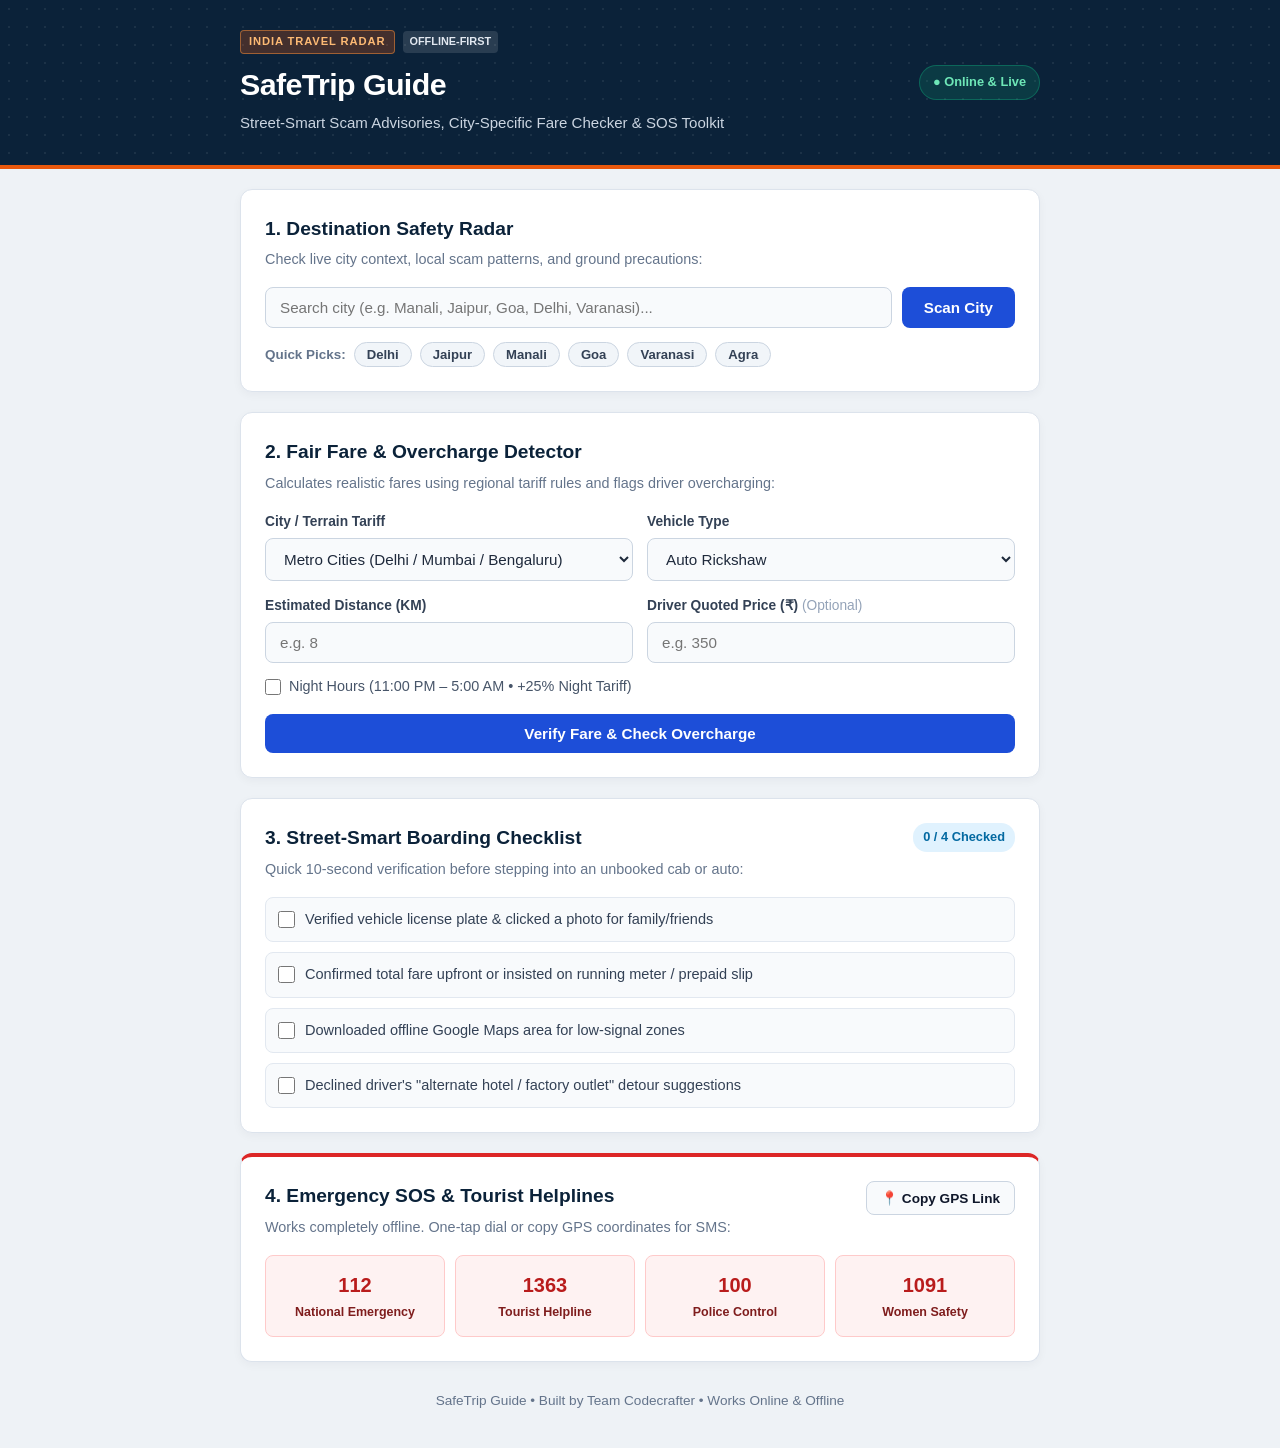
<file: index.html>
<!DOCTYPE html>
<html lang="en">

<head>
    <meta charset="UTF-8">
    <meta name="viewport" content="width=device-width, initial-scale=1.0">
    <title>SafeTrip Guide — Street-Smart Tourist Safety & Fare Radar</title>
    <link rel="stylesheet" href="style.css">
</head>

<body>

    <header class="header">
        <div class="container header-flex">
            <div>
                <div class="brand-row">
                    <span class="brand-badge">INDIA TRAVEL RADAR</span>
                    <span class="version-tag">OFFLINE-FIRST</span>
                </div>
                <h1>SafeTrip Guide</h1>
                <p>Street-Smart Scam Advisories, City-Specific Fare Checker & SOS Toolkit</p>
            </div>
            <div id="network-status" class="status-pill online">● Online & Live</div>
        </div>
    </header>

    <main class="container">
        <!-- 1. Destination Safety Radar -->
        <section class="card">
            <div class="card-top">
                <div>
                    <h2>1. Destination Safety Radar</h2>
                    <p class="subtitle">Check live city context, local scam patterns, and ground precautions:</p>
                </div>
            </div>

            <div class="input-group">
                <input type="text" id="city-input" placeholder="Search city (e.g. Manali, Jaipur, Goa, Delhi, Varanasi)..." autocomplete="off">
                <button id="search-btn">Scan City</button>
            </div>

            <div class="quick-chips">
                <span>Quick Picks:</span>
                <button type="button" class="chip" data-city="Delhi">Delhi</button>
                <button type="button" class="chip" data-city="Jaipur">Jaipur</button>
                <button type="button" class="chip" data-city="Manali">Manali</button>
                <button type="button" class="chip" data-city="Goa">Goa</button>
                <button type="button" class="chip" data-city="Varanasi">Varanasi</button>
                <button type="button" class="chip" data-city="Agra">Agra</button>
            </div>

            <!-- Search Result Drawer -->
            <div id="result-card" class="result-panel hidden">
                <div class="result-header">
                    <div>
                        <h3 id="city-name"></h3>
                        <div class="meta-tags">
                            <span id="region-rate-tag" class="info-pill">Standard Metro Tariff</span>
                            <span id="cache-tag" class="cache-pill hidden">⚡ Loaded from Offline Cache</span>
                        </div>
                    </div>
                    <div class="safety-meter-box">
                        <span class="meter-label">Tourist Vigilance</span>
                        <span id="risk-badge" class="risk-pill">Moderate</span>
                    </div>
                </div>

                <p id="city-desc" class="wiki-summary"></p>

                <div class="advisory-box">
                    <h4>⚠️ Ground-Level Scam & Safety Advisories</h4>
                    <ul id="alerts-list"></ul>
                </div>

                <div class="tip-strip" id="local-tip"></div>
            </div>
        </section>

        <!-- 2. Fair Fare & Overcharge Detector -->
        <section class="card">
            <h2>2. Fair Fare & Overcharge Detector</h2>
            <p class="subtitle">Calculates realistic fares using regional tariff rules and flags driver overcharging:</p>

            <div class="calculator-grid">
                <div class="input-field">
                    <label for="fare-city-select">City / Terrain Tariff</label>
                    <select id="fare-city-select">
                        <option value="metro">Metro Cities (Delhi / Mumbai / Bengaluru)</option>
                        <option value="hills">Hill Stations (Manali / Shimla / Rishikesh)</option>
                        <option value="goa">Coastal / Goa (High Base Tourist Tariff)</option>
                        <option value="tier2">Tier-2 Heritage Cities (Jaipur / Agra / Varanasi)</option>
                    </select>
                </div>

                <div class="input-field">
                    <label for="vehicle-select">Vehicle Type</label>
                    <select id="vehicle-select">
                        <option value="auto">Auto Rickshaw</option>
                        <option value="cab">City Taxi / Cab</option>
                        <option value="bike">Bike Taxi</option>
                    </select>
                </div>

                <div class="input-field">
                    <label for="distance-input">Estimated Distance (KM)</label>
                    <input type="number" id="distance-input" placeholder="e.g. 8" min="1" max="500">
                </div>

                <div class="input-field">
                    <label for="quoted-input">Driver Quoted Price (₹) <span class="opt">(Optional)</span></label>
                    <input type="number" id="quoted-input" placeholder="e.g. 350" min="1">
                </div>
            </div>

            <div class="toggle-row">
                <label class="checkbox-label">
                    <input type="checkbox" id="night-charge">
                    <span>Night Hours (11:00 PM – 5:00 AM • +25% Night Tariff)</span>
                </label>
            </div>

            <button id="calc-fare-btn" class="full-btn">Verify Fare & Check Overcharge</button>

            <div id="fare-result" class="result-badge hidden">
                <div class="fare-main" id="fare-range"></div>
                <div class="fare-sub" id="fare-breakdown"></div>
                <div id="overcharge-verdict" class="verdict-box hidden"></div>
            </div>
        </section>

        <!-- 3. Pre-Transit Safety Checklist (Persistent) -->
        <section class="card">
            <div class="checklist-header">
                <div>
                    <h2>3. Street-Smart Boarding Checklist</h2>
                    <p class="subtitle">Quick 10-second verification before stepping into an unbooked cab or auto:</p>
                </div>
                <span id="checklist-progress" class="progress-badge">0 / 4 Checked</span>
            </div>

            <div class="checklist-items">
                <label class="check-row">
                    <input type="checkbox" class="safety-check" data-id="chk1">
                    <span>Verified vehicle license plate & clicked a photo for family/friends</span>
                </label>
                <label class="check-row">
                    <input type="checkbox" class="safety-check" data-id="chk2">
                    <span>Confirmed total fare upfront or insisted on running meter / prepaid slip</span>
                </label>
                <label class="check-row">
                    <input type="checkbox" class="safety-check" data-id="chk3">
                    <span>Downloaded offline Google Maps area for low-signal zones</span>
                </label>
                <label class="check-row">
                    <input type="checkbox" class="safety-check" data-id="chk4">
                    <span>Declined driver's "alternate hotel / factory outlet" detour suggestions</span>
                </label>
            </div>
        </section>

        <!-- 4. Emergency SOS & Tourist Helplines -->
        <section class="card sos-card">
            <div class="sos-header">
                <div>
                    <h2>4. Emergency SOS & Tourist Helplines</h2>
                    <p class="subtitle">Works completely offline. One-tap dial or copy GPS coordinates for SMS:</p>
                </div>
                <button type="button" id="copy-loc-btn" class="secondary-btn">📍 Copy GPS Link</button>
            </div>

            <div class="helpline-grid">
                <a href="tel:112" class="helpline-item">
                    <span class="num">112</span>
                    <span class="label">National Emergency</span>
                </a>
                <a href="tel:1363" class="helpline-item">
                    <span class="num">1363</span>
                    <span class="label">Tourist Helpline</span>
                </a>
                <a href="tel:100" class="helpline-item">
                    <span class="num">100</span>
                    <span class="label">Police Control</span>
                </a>
                <a href="tel:1091" class="helpline-item">
                    <span class="num">1091</span>
                    <span class="label">Women Safety</span>
                </a>
            </div>
            <p id="gps-feedback" class="gps-text hidden"></p>
        </section>
    </main>

    <footer class="footer">
        <p>SafeTrip Guide • Built by Team Codecrafter • Works Online & Offline</p>
    </footer>

    <script src="script.js"></script>
</body>

</html>
</file>
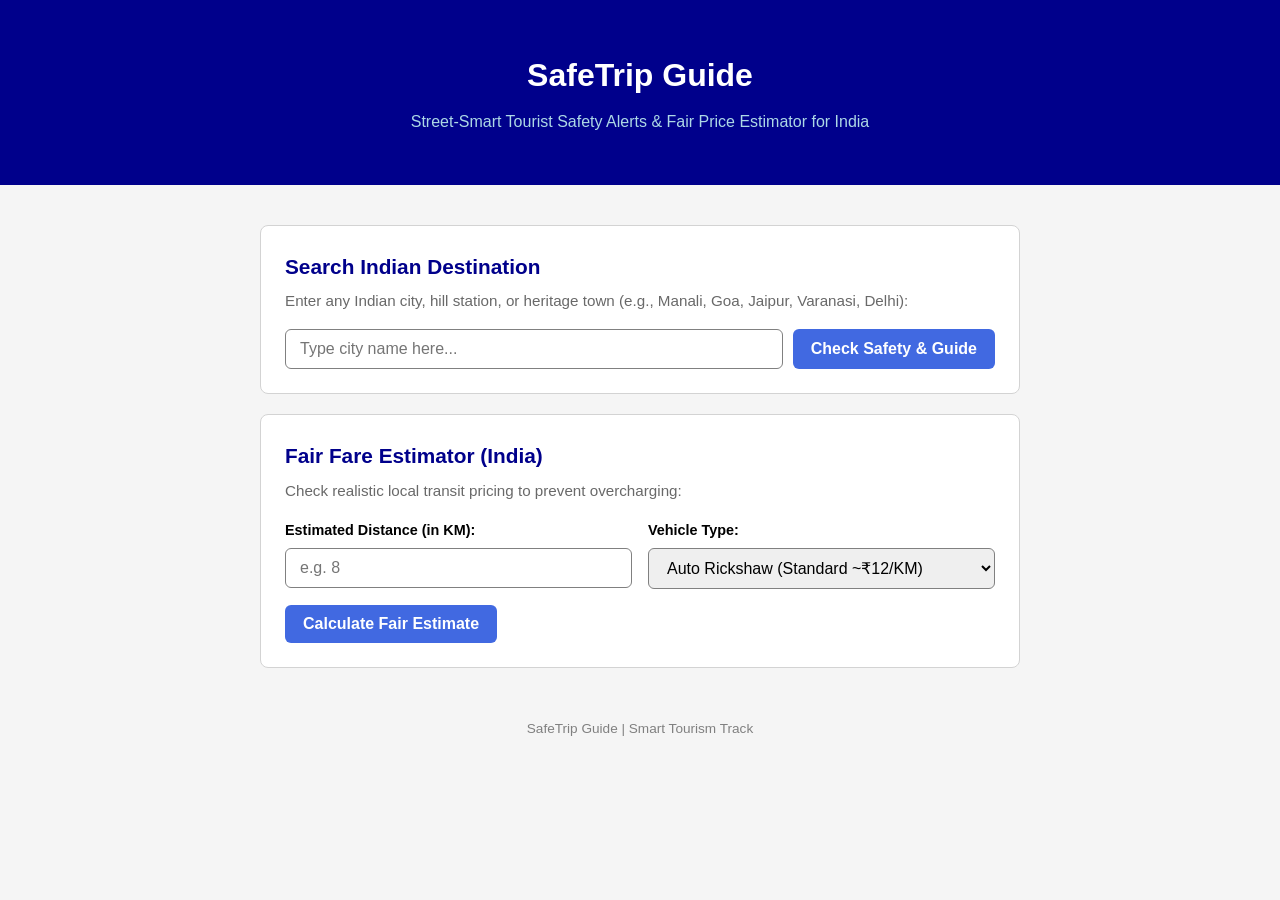
<file: new1.html>
<!DOCTYPE html>
<html lang="en">

<head>
    <meta charset="UTF-8">
    <meta name="viewport" content="width=device-width, initial-scale=1.0">
    <title>SafeTrip Guide - Tourist Safety & Fare Estimator</title>
    <link rel="stylesheet" href="new1.css">
</head>

<body>

    <header class="header">
        <div class="container">
            <h1>SafeTrip Guide</h1>
            <p>Street-Smart Tourist Safety Alerts & Fair Price Estimator for India</p>
        </div>
    </header>

    <main class="container">
        <!-- Search Section -->
        <section class="card">
            <h2>Search Indian Destination</h2>
            <p class="subtitle">Enter any Indian city, hill station, or heritage town (e.g., Manali, Goa, Jaipur,
                Varanasi, Delhi):</p>
            <div class="input-group">
                <input type="text" id="city-input" placeholder="Type city name here...">
                <button id="search-btn">Check Safety & Guide</button>
            </div>
        </section>

        <!-- Destination Result Card -->
        <section id="result-card" class="card hidden">
            <h3 id="city-name"></h3>
            <p id="city-desc"></p>

            <div class="advisory-box">
                <h4>Ground Safety Alerts & Tourist Precautions:</h4>
                <ul id="alerts-list"></ul>
            </div>
        </section>

        <section class="card">
            <h2>Fair Fare Estimator (India)</h2>
            <p class="subtitle">Check realistic local transit pricing to prevent overcharging:</p>

            <div class="calculator-grid">
                <div class="input-field">
                    <label for="distance-input">Estimated Distance (in KM):</label>
                    <input type="number" id="distance-input" placeholder="e.g. 8" min="1">
                </div>

                <div class="input-field">
                    <label for="vehicle-select">Vehicle Type:</label>
                    <select id="vehicle-select">
                        <option value="auto">Auto Rickshaw (Standard ~₹12/KM)</option>
                        <option value="cab">Taxi / Cab (Standard ~₹18/KM)</option>
                        <option value="bike">Bike Taxi (Standard ~₹7/KM)</option>
                    </select>
                </div>
            </div>

            <button id="calc-fare-btn">Calculate Fair Estimate</button>
            <div id="fare-result" class="result-badge hidden"></div>
        </section>
    </main>

    <footer class="footer">
        <p>SafeTrip Guide | Smart Tourism Track</p>
    </footer>

    <script src="new1.js"></script>
</body>

</html>
</file>
<file: style.css>
* {
  box-sizing: border-box;
  margin: 0;
  padding: 0;
  font-family: -apple-system, BlinkMacSystemFont, "Segoe UI", Roboto, Helvetica, Arial, sans-serif;
}

body {
  background-color: #eef2f6;
  color: #1e293b;
  line-height: 1.6;
}

.container {
  max-width: 840px;
  margin: 0 auto;
  padding: 0 20px;
}

/* Header with subtle architectural grid */
.header {
  background-color: #0b2239;
  background-image: radial-gradient(rgba(255, 255, 255, 0.07) 1px, transparent 1px);
  background-size: 18px 18px;
  color: #ffffff;
  padding: 30px 0;
  border-bottom: 4px solid #ea580c;
}

.header-flex {
  display: flex;
  justify-content: space-between;
  align-items: center;
  gap: 16px;
}

.brand-row {
  display: flex;
  align-items: center;
  gap: 8px;
  margin-bottom: 6px;
}

.brand-badge {
  background: rgba(234, 88, 12, 0.25);
  border: 1px solid rgba(251, 146, 60, 0.5);
  color: #fdba74;
  font-size: 0.7rem;
  font-weight: 700;
  letter-spacing: 0.08em;
  padding: 2px 8px;
  border-radius: 4px;
}

.version-tag {
  background: rgba(255, 255, 255, 0.12);
  color: #e2e8f0;
  font-size: 0.68rem;
  font-weight: 600;
  padding: 2px 7px;
  border-radius: 4px;
}

.header h1 {
  font-size: 1.9rem;
  font-weight: 800;
  letter-spacing: -0.02em;
}

.header p {
  font-size: 0.94rem;
  color: #cbd5e1;
  margin-top: 2px;
}

.status-pill {
  font-size: 0.8rem;
  font-weight: 600;
  padding: 6px 13px;
  border-radius: 20px;
  white-space: nowrap;
}

.status-pill.online {
  background: rgba(16, 185, 129, 0.16);
  color: #6ee7b7;
  border: 1px solid rgba(16, 185, 129, 0.35);
}

.status-pill.offline {
  background: rgba(245, 158, 11, 0.22);
  color: #fcd34d;
  border: 1px solid rgba(245, 158, 11, 0.45);
}

/* Cards */
.card {
  background: #ffffff;
  border-radius: 12px;
  padding: 24px;
  margin-top: 20px;
  border: 1px solid #dce3ec;
  box-shadow: 0 3px 10px rgba(11, 34, 57, 0.04);
}

.card h2 {
  font-size: 1.2rem;
  color: #0b2239;
  font-weight: 700;
  margin-bottom: 4px;
}

.subtitle {
  font-size: 0.9rem;
  color: #64748b;
  margin-bottom: 16px;
}

/* Inputs & Buttons */
.input-group {
  display: flex;
  gap: 10px;
}

input[type="text"],
input[type="number"],
select {
  width: 100%;
  padding: 11px 14px;
  border: 1px solid #cbd5e1;
  border-radius: 8px;
  font-size: 0.95rem;
  color: #1e293b;
  background: #f8fafc;
  transition: all 0.2s;
}

input:focus,
select:focus {
  outline: none;
  background: #ffffff;
  border-color: #1d4ed8;
  box-shadow: 0 0 0 3px rgba(29, 78, 216, 0.12);
}

button {
  background-color: #1d4ed8;
  color: #ffffff;
  border: none;
  border-radius: 8px;
  padding: 11px 22px;
  font-size: 0.95rem;
  font-weight: 600;
  cursor: pointer;
  white-space: nowrap;
  transition: background-color 0.18s, transform 0.1s;
}

button:hover {
  background-color: #1e40af;
}

button:active {
  transform: scale(0.99);
}

.full-btn {
  width: 100%;
}

/* Quick Chips */
.quick-chips {
  display: flex;
  flex-wrap: wrap;
  align-items: center;
  gap: 8px;
  margin-top: 14px;
}

.quick-chips span {
  font-size: 0.84rem;
  color: #64748b;
  font-weight: 600;
}

.chip {
  background: #f1f5f9;
  color: #334155;
  border: 1px solid #cbd5e1;
  padding: 4px 12px;
  font-size: 0.82rem;
  font-weight: 600;
  border-radius: 20px;
}

.chip:hover {
  background: #e2e8f0;
  color: #0f172a;
}

/* Result Drawer inside Search Card */
.result-panel {
  margin-top: 20px;
  padding-top: 20px;
  border-top: 1px dashed #cbd5e1;
}

.result-header {
  display: flex;
  justify-content: space-between;
  align-items: flex-start;
  gap: 12px;
  margin-bottom: 12px;
}

.result-header h3 {
  font-size: 1.4rem;
  color: #0b2239;
}

.meta-tags {
  display: flex;
  flex-wrap: wrap;
  gap: 6px;
  margin-top: 4px;
}

.info-pill {
  font-size: 0.76rem;
  background: #e0e7ff;
  color: #3730a3;
  padding: 2px 8px;
  border-radius: 4px;
  font-weight: 600;
}

.cache-pill {
  font-size: 0.76rem;
  background: #fef3c7;
  color: #92400e;
  padding: 2px 8px;
  border-radius: 4px;
  font-weight: 600;
}

.safety-meter-box {
  text-align: right;
}

.meter-label {
  display: block;
  font-size: 0.72rem;
  color: #64748b;
  font-weight: 600;
  text-transform: uppercase;
  margin-bottom: 2px;
}

.risk-pill {
  display: inline-block;
  background: #fff7ed;
  color: #c2410c;
  border: 1px solid #fdba74;
  font-size: 0.8rem;
  font-weight: 700;
  padding: 4px 10px;
  border-radius: 6px;
}

.wiki-summary {
  font-size: 0.94rem;
  color: #334155;
  margin-bottom: 16px;
}

.advisory-box {
  background-color: #fffbeb;
  border-left: 4px solid #d97706;
  padding: 16px 18px;
  border-radius: 6px;
}

.advisory-box h4 {
  color: #92400e;
  font-size: 0.96rem;
  margin-bottom: 10px;
}

.advisory-box ul {
  padding-left: 18px;
}

.advisory-box li {
  margin-bottom: 8px;
  font-size: 0.91rem;
  color: #78350f;
}

.advisory-box li:last-child {
  margin-bottom: 0;
}

.tip-strip {
  margin-top: 14px;
  padding: 11px 14px;
  background: #f0f9ff;
  border: 1px solid #bae6fd;
  border-radius: 6px;
  font-size: 0.88rem;
  color: #0369a1;
  font-weight: 500;
}

/* Calculator */
.calculator-grid {
  display: grid;
  grid-template-columns: 1fr 1fr;
  gap: 14px;
  margin-bottom: 12px;
}

.input-field label {
  display: block;
  font-size: 0.86rem;
  font-weight: 600;
  color: #334155;
  margin-bottom: 5px;
}

.opt {
  color: #94a3b8;
  font-weight: 400;
}

.toggle-row {
  margin-bottom: 16px;
}

.checkbox-label {
  display: flex;
  align-items: center;
  gap: 8px;
  font-size: 0.9rem;
  color: #475569;
  cursor: pointer;
}

.checkbox-label input {
  width: 16px;
  height: 16px;
  cursor: pointer;
}

.result-badge {
  margin-top: 16px;
  padding: 16px;
  background-color: #ecfdf5;
  border: 1px solid #6ee7b7;
  color: #065f46;
  border-radius: 8px;
}

.fare-main {
  font-size: 1.15rem;
  font-weight: 800;
}

.fare-sub {
  font-size: 0.85rem;
  color: #047857;
  margin-top: 3px;
}

.verdict-box {
  margin-top: 12px;
  padding: 10px 12px;
  border-radius: 6px;
  font-size: 0.9rem;
  font-weight: 700;
}

.verdict-fair {
  background: #d1fae5;
  color: #065f46;
  border: 1px solid #34d399;
}

.verdict-high {
  background: #fef3c7;
  color: #92400e;
  border: 1px solid #fbbf24;
}

.verdict-scam {
  background: #fee2e2;
  color: #991b1b;
  border: 1px solid #f87171;
}

/* Checklist */
.checklist-header {
  display: flex;
  justify-content: space-between;
  align-items: flex-start;
  gap: 10px;
}

.progress-badge {
  background: #e0f2fe;
  color: #0369a1;
  font-size: 0.8rem;
  font-weight: 700;
  padding: 4px 10px;
  border-radius: 14px;
  white-space: nowrap;
}

.checklist-items {
  display: flex;
  flex-direction: column;
  gap: 10px;
}

.check-row {
  display: flex;
  align-items: center;
  gap: 10px;
  padding: 10px 12px;
  background: #f8fafc;
  border: 1px solid #e2e8f0;
  border-radius: 8px;
  font-size: 0.91rem;
  color: #334155;
  cursor: pointer;
  transition: background 0.15s;
}

.check-row:hover {
  background: #f1f5f9;
}

.check-row input {
  width: 17px;
  height: 17px;
  accent-color: #16a34a;
  cursor: pointer;
}

/* SOS Section */
.sos-card {
  border-top: 4px solid #dc2626;
}

.sos-header {
  display: flex;
  justify-content: space-between;
  align-items: flex-start;
  gap: 12px;
}

.secondary-btn {
  background: #f8fafc;
  color: #0f172a;
  border: 1px solid #cbd5e1;
  padding: 8px 14px;
  font-size: 0.85rem;
}

.secondary-btn:hover {
  background: #e2e8f0;
}

.helpline-grid {
  display: grid;
  grid-template-columns: repeat(4, 1fr);
  gap: 10px;
}

.helpline-item {
  display: flex;
  flex-direction: column;
  align-items: center;
  justify-content: center;
  text-decoration: none;
  background: #fef2f2;
  border: 1px solid #fecaca;
  padding: 13px 8px;
  border-radius: 8px;
  transition: transform 0.15s, background 0.15s;
}

.helpline-item:hover {
  transform: translateY(-2px);
  background: #fee2e2;
}

.helpline-item .num {
  font-size: 1.25rem;
  font-weight: 800;
  color: #b91c1c;
}

.helpline-item .label {
  font-size: 0.78rem;
  color: #7f1d1d;
  font-weight: 600;
  text-align: center;
  margin-top: 2px;
}

.gps-text {
  margin-top: 12px;
  font-size: 0.85rem;
  color: #1e293b;
  background: #f1f5f9;
  border: 1px solid #cbd5e1;
  padding: 9px 12px;
  border-radius: 6px;
}

.hidden {
  display: none;
}

.footer {
  text-align: center;
  padding: 28px 0 36px;
  color: #64748b;
  font-size: 0.85rem;
}

@media (max-width: 640px) {
  .header-flex,
  .sos-header,
  .input-group,
  .result-header {
    flex-direction: column;
    align-items: stretch;
  }

  .safety-meter-box {
    text-align: left;
  }

  .calculator-grid {
    grid-template-columns: 1fr;
  }

  .helpline-grid {
    grid-template-columns: repeat(2, 1fr);
  }
}
</file>
<file: new1.css>
* {
  box-sizing: border-box;
  margin: 0;
  padding: 0;
  font-family: 'Segoe UI', Tahoma, Geneva, Verdana, sans-serif;
}

body {
  background-color: whitesmoke;
  color: black;
  line-height: 1.6;
}

.container {
  max-width: 800px;
  margin: 0 auto;
  padding: 20px;
}

.header {
  background: darkblue;
  color: white;
  padding: 30px 0;
  text-align: center;
}

.header h1 {
  font-size: 2rem;
  margin-bottom: 8px;
}

.header p {
  font-size: 1rem;
  color: lightblue;
}

.card {
  background: white;
  border-radius: 8px;
  padding: 24px;
  margin-top: 20px;
  border: 1px solid lightgray;
}

.card h2 {
  font-size: 1.3rem;
  color: darkblue;
  margin-bottom: 6px;
}

.subtitle {
  font-size: 0.95rem;
  color: dimgray;
  margin-bottom: 16px;
}

.input-group {
  display: flex;
  gap: 10px;
}

input[type="text"],
input[type="number"],
select {
  width: 100%;
  padding: 10px 14px;
  border: 1px solid gray;
  border-radius: 6px;
  font-size: 1rem;
}

button {
  background-color: royalblue;
  color: white;
  border: none;
  border-radius: 6px;
  padding: 10px 18px;
  font-size: 1rem;
  font-weight: 600;
  cursor: pointer;
  white-space: nowrap;
}

button:hover {
  background-color: navy;
}

.calculator-grid {
  display: grid;
  grid-template-columns: 1fr 1fr;
  gap: 16px;
  margin-bottom: 16px;
}

.input-field label {
  display: block;
  font-size: 0.9rem;
  font-weight: 600;
  margin-bottom: 6px;
}

.advisory-box {
  margin-top: 18px;
  background-color: lightyellow;
  border-left: 5px solid darkorange;
  padding: 16px;
  border-radius: 4px;
}

.advisory-box h4 {
  color: saddlebrown;
  margin-bottom: 10px;
}

.advisory-box ul {
  padding-left: 20px;
}

.advisory-box li {
  margin-bottom: 8px;
  font-size: 0.95rem;
  color: darkred;
}

.result-badge {
  margin-top: 16px;
  padding: 14px;
  background-color: honeydew;
  border: 1px solid seagreen;
  color: darkgreen;
  border-radius: 6px;
  font-weight: 600;
}

.hidden {
  display: none;
}

.footer {
  text-align: center;
  padding: 30px 0;
  color: gray;
  font-size: 0.85rem;
}

@media (max-width: 600px) {
  .input-group,
  .calculator-grid {
    grid-template-columns: 1fr;
    display: flex;
    flex-direction: column;
  }
}
</file>
